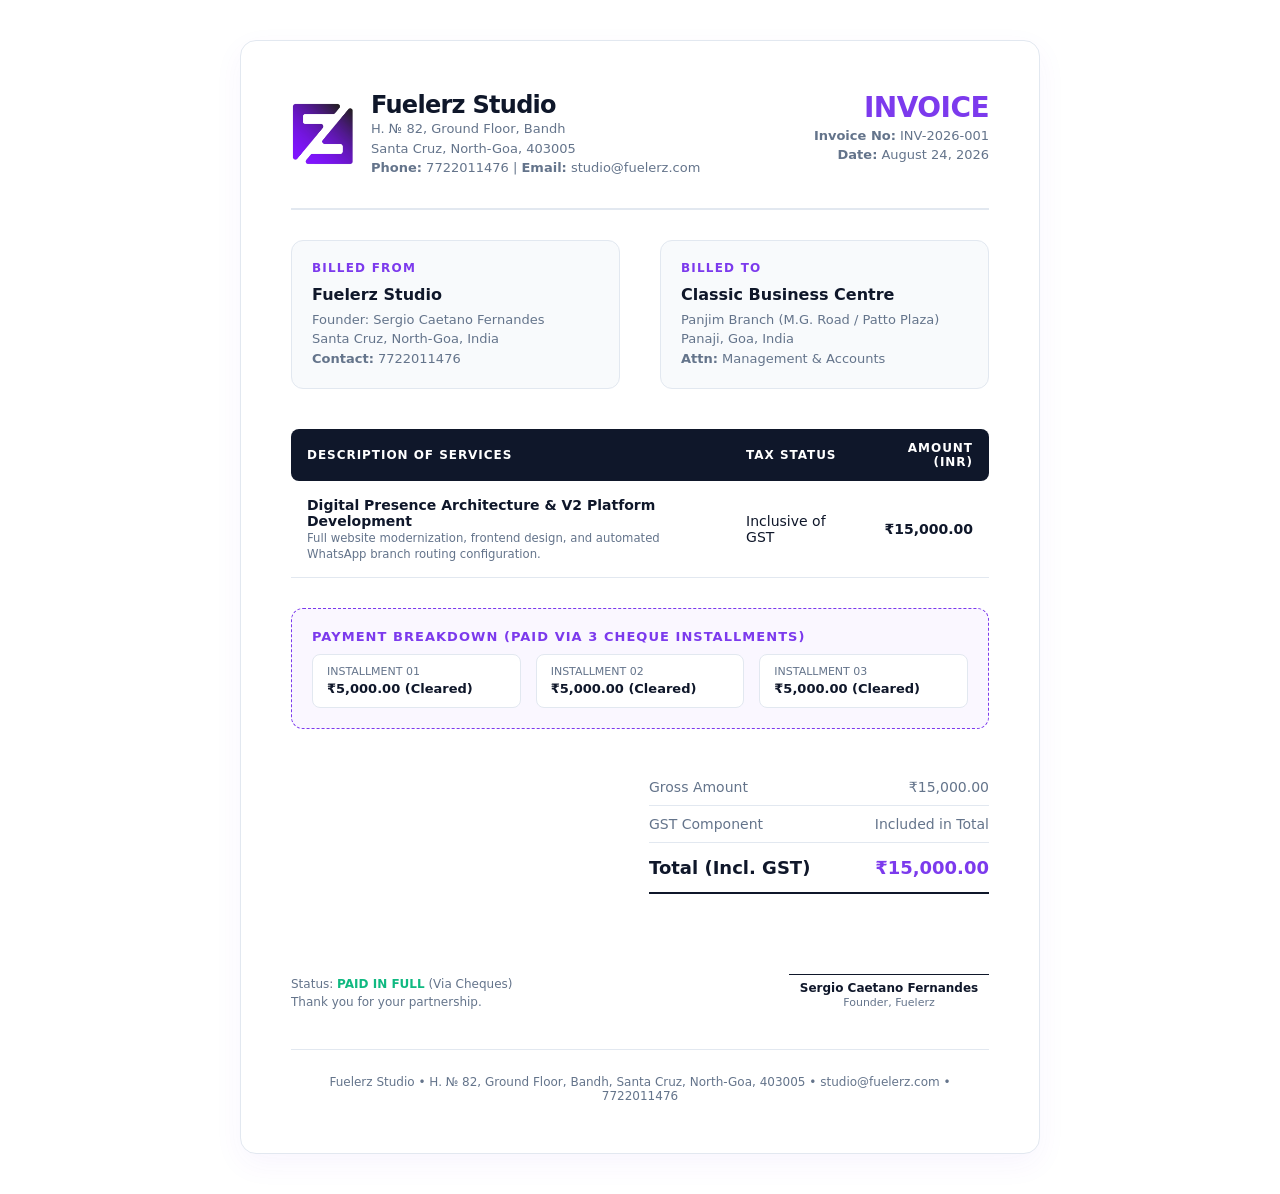
<file: invoice.html>
<!DOCTYPE html>
<html lang="en">
<head>
  <meta charset="UTF-8">
  <title>Official Invoice - Fuelerz Studio</title>
  <style>
    :root {
      --primary: #7c3aed; /* Rich Purple */
      --primary-dark: #581c87;
      --black: #0f172a;
      --gray: #64748b;
      --light: #f8fafc;
      --border: #e2e8f0;
    }
    * { box-sizing: border-box; margin: 0; padding: 0; }
    body {
      font-family: 'Inter', system-ui, -apple-system, sans-serif;
      color: var(--black);
      background: #fff;
      padding: 40px;
      -webkit-print-color-adjust: exact;
    }
    .invoice-container {
      max-width: 800px;
      margin: 0 auto;
      background: #fff;
      border: 1px solid var(--border);
      border-radius: 16px;
      padding: 50px;
      box-shadow: 0 10px 30px rgba(124, 58, 237, 0.05);
    }
    .header {
      display: flex;
      justify-content: space-between;
      align-items: flex-start;
      border-bottom: 2px solid var(--border);
      padding-bottom: 30px;
      margin-bottom: 30px;
    }
    .brand-section {
      display: flex;
      align-items: center;
      gap: 16px;
    }
    .brand-logo {
      width: 64px;
      height: 64px;
      object-fit: contain;
    }
    .brand-info h1 {
      font-size: 24px;
      font-weight: 900;
      color: var(--black);
      letter-spacing: -0.03em;
    }
    .brand-info p {
      font-size: 13px;
      color: var(--gray);
      line-height: 1.5;
    }
    .invoice-meta {
      text-align: right;
    }
    .invoice-meta h2 {
      font-size: 28px;
      font-weight: 900;
      color: var(--primary);
      text-transform: uppercase;
      letter-spacing: -0.02em;
    }
    .invoice-meta p {
      font-size: 13px;
      color: var(--gray);
      margin-top: 4px;
    }
    .parties-section {
      display: grid;
      grid-template-columns: 1fr 1fr;
      gap: 40px;
      margin-bottom: 40px;
    }
    .party-card {
      background: var(--light);
      border: 1px solid var(--border);
      border-radius: 12px;
      padding: 20px;
    }
    .party-card h3 {
      font-size: 12px;
      text-transform: uppercase;
      letter-spacing: 0.1em;
      color: var(--primary);
      margin-bottom: 10px;
      font-weight: 800;
    }
    .party-card h4 {
      font-size: 16px;
      font-weight: 700;
      color: var(--black);
      margin-bottom: 6px;
    }
    .party-card p {
      font-size: 13px;
      color: var(--gray);
      line-height: 1.5;
    }
    table {
      width: 100%;
      border-collapse: collapse;
      margin-bottom: 30px;
    }
    th {
      background: var(--black);
      color: white;
      text-align: left;
      padding: 12px 16px;
      font-size: 12px;
      text-transform: uppercase;
      letter-spacing: 0.08em;
    }
    th:first-child { border-top-left-radius: 8px; border-bottom-left-radius: 8px; }
    th:last-child { border-top-right-radius: 8px; border-bottom-right-radius: 8px; text-align: right; }
    td {
      padding: 16px;
      border-bottom: 1px solid var(--border);
      font-size: 14px;
      color: var(--black);
    }
    td:last-child { text-align: right; font-weight: 700; }
    .totals-section {
      display: flex;
      justify-content: flex-end;
      margin-bottom: 40px;
    }
    .totals-box {
      width: 340px;
    }
    .totals-row {
      display: flex;
      justify-content: space-between;
      padding: 10px 0;
      font-size: 14px;
      color: var(--gray);
      border-bottom: 1px solid var(--border);
    }
    .totals-row.final {
      font-size: 18px;
      font-weight: 900;
      color: var(--black);
      border-bottom: 2px solid var(--black);
      padding: 14px 0;
    }
    .installments-box {
      background: rgba(124, 58, 237, 0.04);
      border: 1px dashed var(--primary);
      border-radius: 12px;
      padding: 20px;
      margin-bottom: 40px;
    }
    .installments-box h4 {
      font-size: 13px;
      text-transform: uppercase;
      letter-spacing: 0.08em;
      color: var(--primary);
      margin-bottom: 10px;
      font-weight: 800;
    }
    .installment-grid {
      display: grid;
      grid-template-columns: repeat(3, 1fr);
      gap: 15px;
    }
    .installment-item {
      background: white;
      border: 1px solid var(--border);
      padding: 10px 14px;
      border-radius: 8px;
    }
    .installment-item span {
      display: block;
      font-size: 11px;
      color: var(--gray);
      text-transform: uppercase;
    }
    .installment-item strong {
      font-size: 13px;
      color: var(--black);
    }
    .footer-note {
      text-align: center;
      border-top: 1px solid var(--border);
      padding-top: 25px;
      color: var(--gray);
      font-size: 12px;
    }
    .signature-area {
      display: flex;
      justify-content: space-between;
      align-items: flex-end;
      margin-top: 30px;
    }
    .sig-line {
      width: 200px;
      border-top: 1px solid var(--black);
      margin-top: 40px;
      text-align: center;
      font-size: 12px;
      font-weight: 700;
      padding-top: 6px;
    }
  </style>
</head>
<body>

  <div class="invoice-container">
    <!-- Header -->
    <div class="header">
      <div class="brand-section">
        <img src="studio.png" alt="Fuelerz Logo" class="brand-logo">
        <div class="brand-info">
          <h1>Fuelerz Studio</h1>
          <p>H. № 82, Ground Floor, Bandh<br>Santa Cruz, North-Goa, 403005</p>
          <p><b>Phone:</b> 7722011476 | <b>Email:</b> studio@fuelerz.com</p>
        </div>
      </div>
      <div class="invoice-meta">
        <h2>Invoice</h2>
        <p><b>Invoice No:</b> INV-2026-001</p>
        <p><b>Date:</b> August 24, 2026</p>
      </div>
    </div>

    <!-- Bill To / From -->
    <div class="parties-section">
      <div class="party-card">
        <h3>Billed From</h3>
        <h4>Fuelerz Studio</h4>
        <p>Founder: Sergio Caetano Fernandes</p>
        <p>Santa Cruz, North-Goa, India</p>
        <p><b>Contact:</b> 7722011476</p>
      </div>
      <div class="party-card">
        <h3>Billed To</h3>
        <h4>Classic Business Centre</h4>
        <p>Panjim Branch (M.G. Road / Patto Plaza)</p>
        <p>Panaji, Goa, India</p>
        <p><b>Attn:</b> Management & Accounts</p>
      </div>
    </div>

    <!-- Line Items -->
    <table>
      <thead>
        <tr>
          <th>Description of Services</th>
          <th>Tax Status</th>
          <th>Amount (INR)</th>
        </tr>
      </thead>
      <tbody>
        <tr>
          <td>
            <strong>Digital Presence Architecture & V2 Platform Development</strong><br>
            <small style="color: var(--gray);">Full website modernization, frontend design, and automated WhatsApp branch routing configuration.</small>
          </td>
          <td>Inclusive of GST</td>
          <td>₹15,000.00</td>
        </tr>
      </tbody>
    </table>

    <!-- Installment Record Box -->
    <div class="installments-box">
      <h4>Payment Breakdown (Paid via 3 Cheque Installments)</h4>
      <div class="installment-grid">
        <div class="installment-item">
          <span>Installment 01</span>
          <strong>₹5,000.00 (Cleared)</strong>
        </div>
        <div class="installment-item">
          <span>Installment 02</span>
          <strong>₹5,000.00 (Cleared)</strong>
        </div>
        <div class="installment-item">
          <span>Installment 03</span>
          <strong>₹5,000.00 (Cleared)</strong>
        </div>
      </div>
    </div>

    <!-- Totals -->
    <div class="totals-section">
      <div class="totals-box">
        <div class="totals-row">
          <span>Gross Amount</span>
          <span>₹15,000.00</span>
        </div>
        <div class="totals-row">
          <span>GST Component</span>
          <span>Included in Total</span>
        </div>
        <div class="totals-row final">
          <span>Total (Incl. GST)</span>
          <span style="color: var(--primary);">₹15,000.00</span>
        </div>
      </div>
    </div>

    <!-- Signature & Footer -->
    <div class="signature-area">
      <div>
        <p style="font-size: 12px; color: var(--gray);">Status: <b style="color: #10b981;">PAID IN FULL</b> (Via Cheques)</p>
        <p style="font-size: 12px; color: var(--gray); margin-top: 4px;">Thank you for your partnership.</p>
      </div>
      <div class="sig-line">
        Sergio Caetano Fernandes<br>
        <span style="font-weight: normal; font-size: 11px; color: var(--gray);">Founder, Fuelerz</span>
      </div>
    </div>

    <div class="footer-note" style="margin-top: 40px;">
      Fuelerz Studio • H. № 82, Ground Floor, Bandh, Santa Cruz, North-Goa, 403005 • studio@fuelerz.com • 7722011476
    </div>
  </div>

</body>
</html>
</file>
